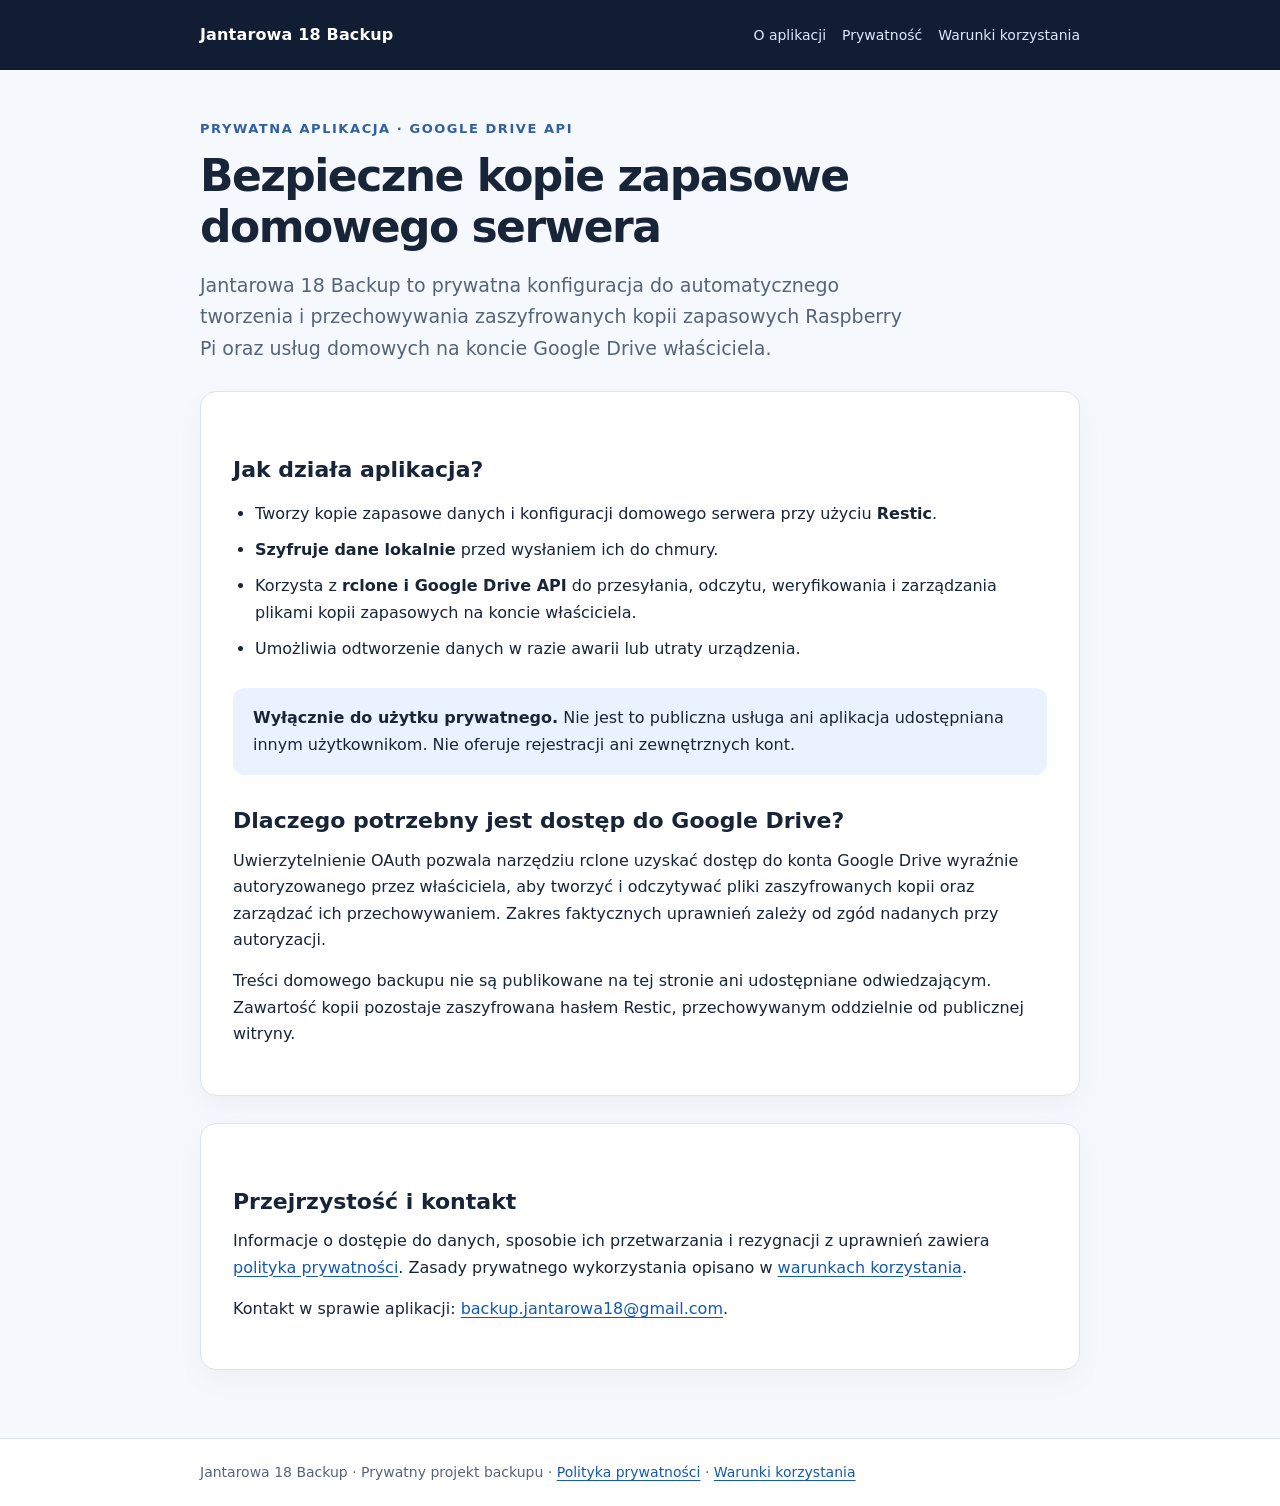
<file: index.html>
<!doctype html>
<html lang="pl">
<head>
  <meta charset="utf-8">
  <meta name="viewport" content="width=device-width, initial-scale=1">
  <meta name="description" content="Jantarowa 18 Backup — prywatne narzędzie do szyfrowanych kopii zapasowych Raspberry Pi na Google Drive.">
  <title>Jantarowa 18 Backup — kopie zapasowe</title>
  <link rel="stylesheet" href="/style.css">
</head>
<body>
  <header><div class="wrap"><a class="brand" href="/">Jantarowa 18 Backup</a><nav aria-label="Nawigacja"><a href="/">O aplikacji</a><a href="/privacy.html">Prywatność</a><a href="/terms.html">Warunki korzystania</a></nav></div></header>
  <main class="wrap">
    <div class="eyebrow">Prywatna aplikacja · Google Drive API</div>
    <h1>Bezpieczne kopie zapasowe domowego serwera</h1>
    <p class="lead">Jantarowa 18 Backup to prywatna konfiguracja do automatycznego tworzenia i przechowywania zaszyfrowanych kopii zapasowych Raspberry Pi oraz usług domowych na koncie Google Drive właściciela.</p>
    <section class="card" aria-labelledby="how"><h2 id="how">Jak działa aplikacja?</h2>
      <ul>
        <li>Tworzy kopie zapasowe danych i konfiguracji domowego serwera przy użyciu <strong>Restic</strong>.</li>
        <li><strong>Szyfruje dane lokalnie</strong> przed wysłaniem ich do chmury.</li>
        <li>Korzysta z <strong>rclone i Google Drive API</strong> do przesyłania, odczytu, weryfikowania i zarządzania plikami kopii zapasowych na koncie właściciela.</li>
        <li>Umożliwia odtworzenie danych w razie awarii lub utraty urządzenia.</li>
      </ul>
      <div class="callout"><p><strong>Wyłącznie do użytku prywatnego.</strong> Nie jest to publiczna usługa ani aplikacja udostępniana innym użytkownikom. Nie oferuje rejestracji ani zewnętrznych kont.</p></div>
      <h2>Dlaczego potrzebny jest dostęp do Google Drive?</h2>
      <p>Uwierzytelnienie OAuth pozwala narzędziu rclone uzyskać dostęp do konta Google Drive wyraźnie autoryzowanego przez właściciela, aby tworzyć i odczytywać pliki zaszyfrowanych kopii oraz zarządzać ich przechowywaniem. Zakres faktycznych uprawnień zależy od zgód nadanych przy autoryzacji.</p>
      <p>Treści domowego backupu nie są publikowane na tej stronie ani udostępniane odwiedzającym. Zawartość kopii pozostaje zaszyfrowana hasłem Restic, przechowywanym oddzielnie od publicznej witryny.</p>
    </section>
    <section class="card"><h2>Przejrzystość i kontakt</h2>
      <p>Informacje o dostępie do danych, sposobie ich przetwarzania i rezygnacji z uprawnień zawiera <a href="/privacy.html">polityka prywatności</a>. Zasady prywatnego wykorzystania opisano w <a href="/terms.html">warunkach korzystania</a>.</p>
      <p>Kontakt w sprawie aplikacji: <a href="mailto:backup.jantarowa18@gmail.com">backup.jantarowa18@gmail.com</a>.</p>
    </section>
  </main>
  <footer><div class="wrap">Jantarowa 18 Backup · Prywatny projekt backupu · <a href="/privacy.html">Polityka prywatności</a> · <a href="/terms.html">Warunki korzystania</a></div></footer>
</body>
</html>
</file>
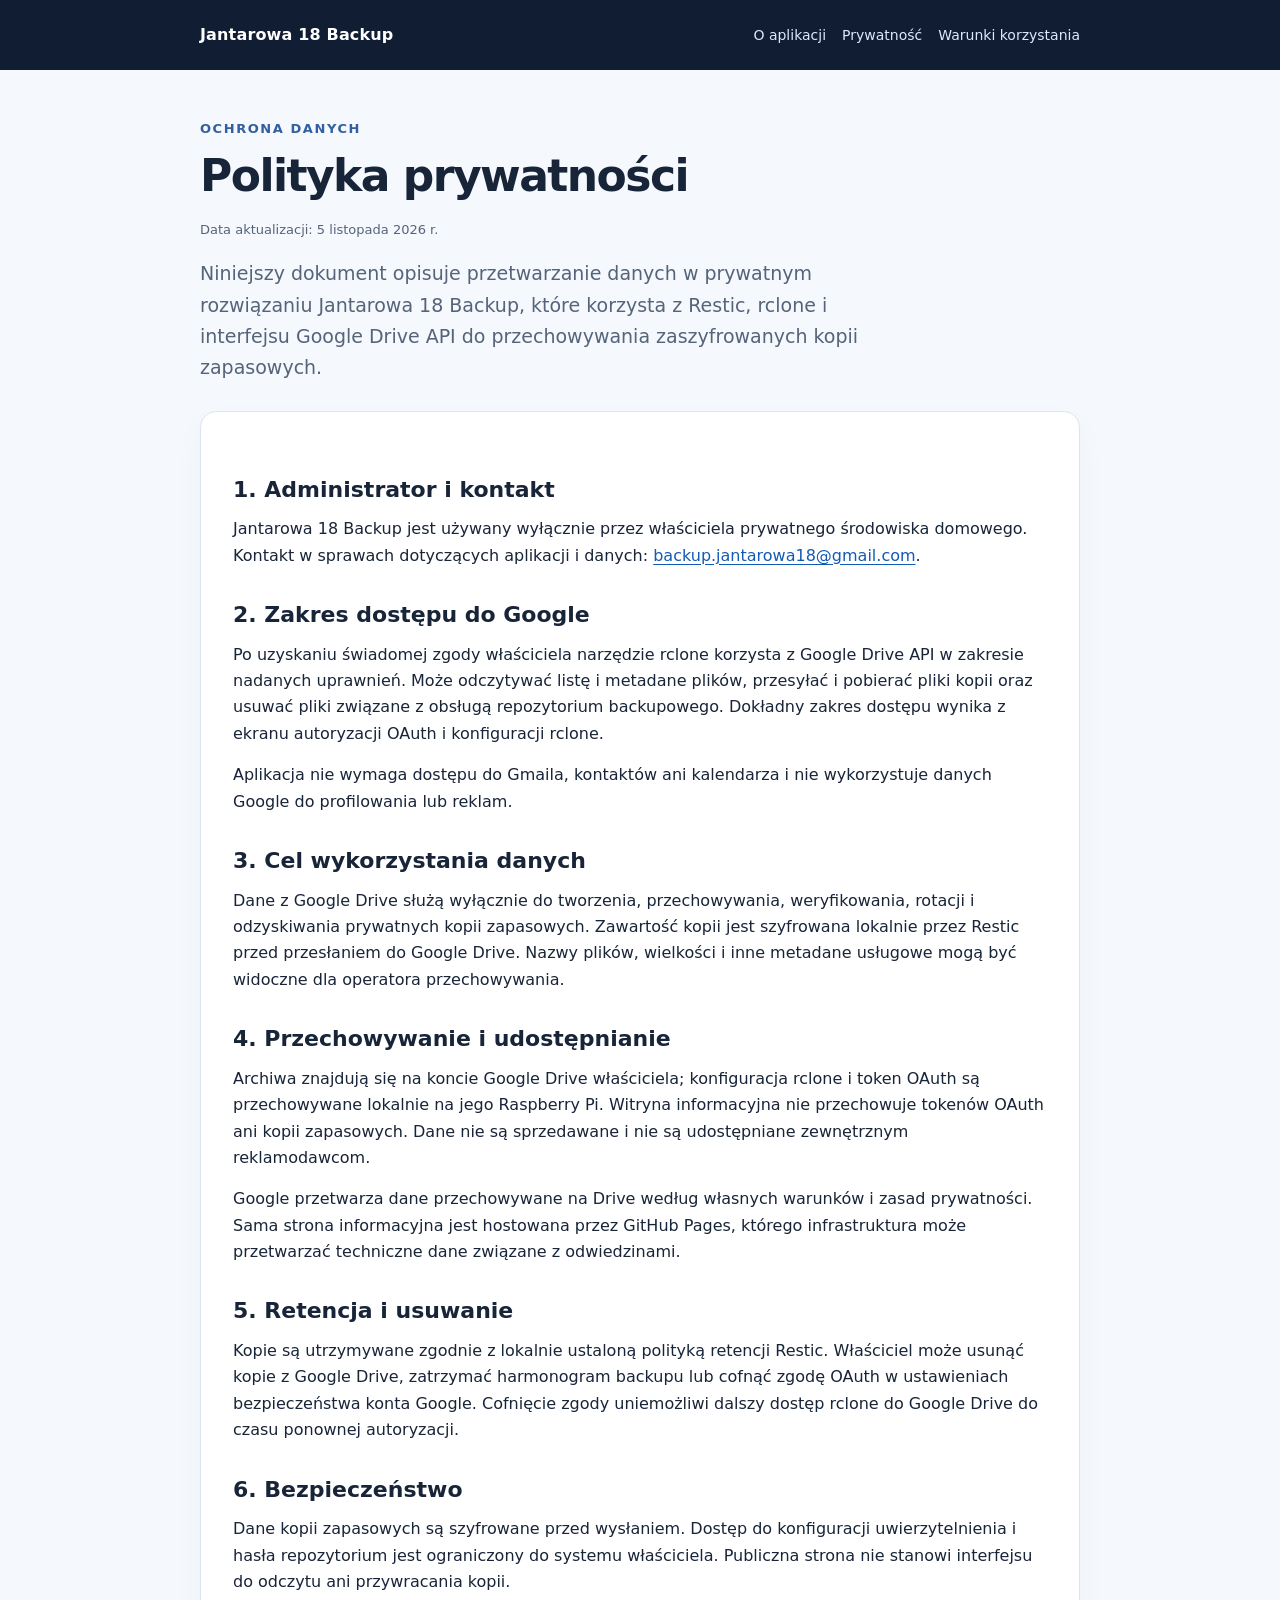
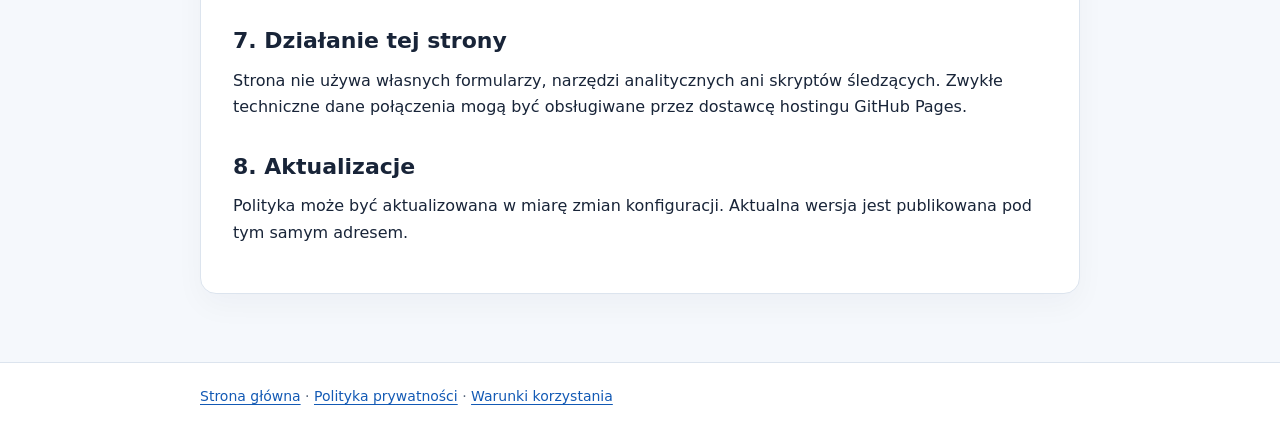
<file: privacy.html>
<!doctype html>
<html lang="pl">
<head>
  <meta charset="utf-8">
  <meta name="viewport" content="width=device-width, initial-scale=1">
  <meta name="description" content="Polityka prywatności prywatnej aplikacji Jantarowa 18 Backup.">
  <title>Polityka prywatności — Jantarowa 18 Backup</title>
  <link rel="stylesheet" href="/style.css">
</head>
<body>
<header><div class="wrap"><a class="brand" href="/">Jantarowa 18 Backup</a><nav aria-label="Nawigacja"><a href="/">O aplikacji</a><a href="/privacy.html" aria-current="page">Prywatność</a><a href="/terms.html">Warunki korzystania</a></nav></div></header>
<main class="wrap">
  <div class="eyebrow">Ochrona danych</div>
  <h1>Polityka prywatności</h1>
  <div class="date">Data aktualizacji: 5 listopada 2026 r.</div>
  <p class="lead">Niniejszy dokument opisuje przetwarzanie danych w prywatnym rozwiązaniu Jantarowa 18 Backup, które korzysta z Restic, rclone i interfejsu Google Drive API do przechowywania zaszyfrowanych kopii zapasowych.</p>
  <article class="card">
    <h2>1. Administrator i kontakt</h2>
    <p>Jantarowa 18 Backup jest używany wyłącznie przez właściciela prywatnego środowiska domowego. Kontakt w sprawach dotyczących aplikacji i danych: <a href="mailto:backup.jantarowa18@gmail.com">backup.jantarowa18@gmail.com</a>.</p>
    <h2>2. Zakres dostępu do Google</h2>
    <p>Po uzyskaniu świadomej zgody właściciela narzędzie rclone korzysta z Google Drive API w zakresie nadanych uprawnień. Może odczytywać listę i metadane plików, przesyłać i pobierać pliki kopii oraz usuwać pliki związane z obsługą repozytorium backupowego. Dokładny zakres dostępu wynika z ekranu autoryzacji OAuth i konfiguracji rclone.</p>
    <p>Aplikacja nie wymaga dostępu do Gmaila, kontaktów ani kalendarza i nie wykorzystuje danych Google do profilowania lub reklam.</p>
    <h2>3. Cel wykorzystania danych</h2>
    <p>Dane z Google Drive służą wyłącznie do tworzenia, przechowywania, weryfikowania, rotacji i odzyskiwania prywatnych kopii zapasowych. Zawartość kopii jest szyfrowana lokalnie przez Restic przed przesłaniem do Google Drive. Nazwy plików, wielkości i inne metadane usługowe mogą być widoczne dla operatora przechowywania.</p>
    <h2>4. Przechowywanie i udostępnianie</h2>
    <p>Archiwa znajdują się na koncie Google Drive właściciela; konfiguracja rclone i token OAuth są przechowywane lokalnie na jego Raspberry Pi. Witryna informacyjna nie przechowuje tokenów OAuth ani kopii zapasowych. Dane nie są sprzedawane i nie są udostępniane zewnętrznym reklamodawcom.</p>
    <p>Google przetwarza dane przechowywane na Drive według własnych warunków i zasad prywatności. Sama strona informacyjna jest hostowana przez GitHub Pages, którego infrastruktura może przetwarzać techniczne dane związane z odwiedzinami.</p>
    <h2>5. Retencja i usuwanie</h2>
    <p>Kopie są utrzymywane zgodnie z lokalnie ustaloną polityką retencji Restic. Właściciel może usunąć kopie z Google Drive, zatrzymać harmonogram backupu lub cofnąć zgodę OAuth w ustawieniach bezpieczeństwa konta Google. Cofnięcie zgody uniemożliwi dalszy dostęp rclone do Google Drive do czasu ponownej autoryzacji.</p>
    <h2>6. Bezpieczeństwo</h2>
    <p>Dane kopii zapasowych są szyfrowane przed wysłaniem. Dostęp do konfiguracji uwierzytelnienia i hasła repozytorium jest ograniczony do systemu właściciela. Publiczna strona nie stanowi interfejsu do odczytu ani przywracania kopii.</p>
    <h2>7. Działanie tej strony</h2>
    <p>Strona nie używa własnych formularzy, narzędzi analitycznych ani skryptów śledzących. Zwykłe techniczne dane połączenia mogą być obsługiwane przez dostawcę hostingu GitHub Pages.</p>
    <h2>8. Aktualizacje</h2>
    <p>Polityka może być aktualizowana w miarę zmian konfiguracji. Aktualna wersja jest publikowana pod tym samym adresem.</p>
  </article>
</main>
<footer><div class="wrap"><a href="/">Strona główna</a> · <a href="/privacy.html">Polityka prywatności</a> · <a href="/terms.html">Warunki korzystania</a></div></footer>
</body>
</html>
</file>
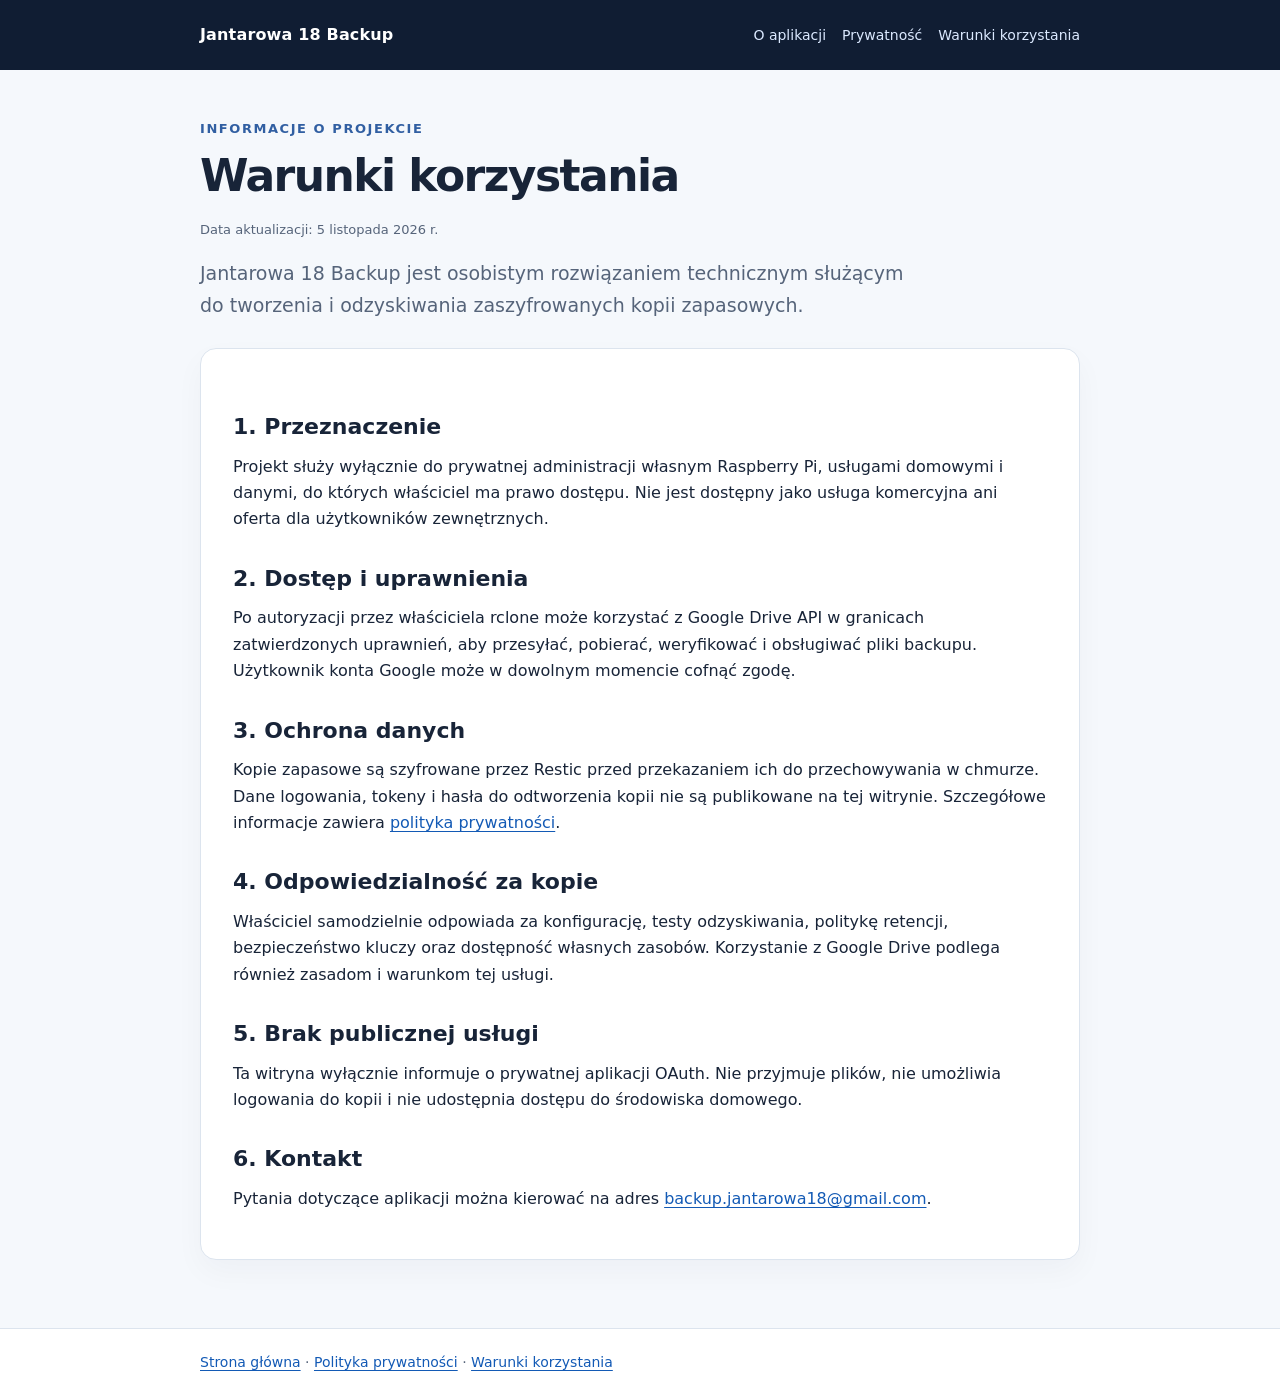
<file: terms.html>
<!doctype html>
<html lang="pl">
<head>
  <meta charset="utf-8">
  <meta name="viewport" content="width=device-width, initial-scale=1">
  <meta name="description" content="Warunki korzystania z prywatnej aplikacji Jantarowa 18 Backup.">
  <title>Warunki korzystania — Jantarowa 18 Backup</title>
  <link rel="stylesheet" href="/style.css">
</head>
<body>
<header><div class="wrap"><a class="brand" href="/">Jantarowa 18 Backup</a><nav aria-label="Nawigacja"><a href="/">O aplikacji</a><a href="/privacy.html">Prywatność</a><a href="/terms.html" aria-current="page">Warunki korzystania</a></nav></div></header>
<main class="wrap">
  <div class="eyebrow">Informacje o projekcie</div>
  <h1>Warunki korzystania</h1>
  <div class="date">Data aktualizacji: 5 listopada 2026 r.</div>
  <p class="lead">Jantarowa 18 Backup jest osobistym rozwiązaniem technicznym służącym do tworzenia i odzyskiwania zaszyfrowanych kopii zapasowych.</p>
  <article class="card">
    <h2>1. Przeznaczenie</h2>
    <p>Projekt służy wyłącznie do prywatnej administracji własnym Raspberry Pi, usługami domowymi i danymi, do których właściciel ma prawo dostępu. Nie jest dostępny jako usługa komercyjna ani oferta dla użytkowników zewnętrznych.</p>
    <h2>2. Dostęp i uprawnienia</h2>
    <p>Po autoryzacji przez właściciela rclone może korzystać z Google Drive API w granicach zatwierdzonych uprawnień, aby przesyłać, pobierać, weryfikować i obsługiwać pliki backupu. Użytkownik konta Google może w dowolnym momencie cofnąć zgodę.</p>
    <h2>3. Ochrona danych</h2>
    <p>Kopie zapasowe są szyfrowane przez Restic przed przekazaniem ich do przechowywania w chmurze. Dane logowania, tokeny i hasła do odtworzenia kopii nie są publikowane na tej witrynie. Szczegółowe informacje zawiera <a href="/privacy.html">polityka prywatności</a>.</p>
    <h2>4. Odpowiedzialność za kopie</h2>
    <p>Właściciel samodzielnie odpowiada za konfigurację, testy odzyskiwania, politykę retencji, bezpieczeństwo kluczy oraz dostępność własnych zasobów. Korzystanie z Google Drive podlega również zasadom i warunkom tej usługi.</p>
    <h2>5. Brak publicznej usługi</h2>
    <p>Ta witryna wyłącznie informuje o prywatnej aplikacji OAuth. Nie przyjmuje plików, nie umożliwia logowania do kopii i nie udostępnia dostępu do środowiska domowego.</p>
    <h2>6. Kontakt</h2>
    <p>Pytania dotyczące aplikacji można kierować na adres <a href="mailto:backup.jantarowa18@gmail.com">backup.jantarowa18@gmail.com</a>.</p>
  </article>
</main>
<footer><div class="wrap"><a href="/">Strona główna</a> · <a href="/privacy.html">Polityka prywatności</a> · <a href="/terms.html">Warunki korzystania</a></div></footer>
</body>
</html>
</file>
<file: style.css>
:root{color-scheme:light;--ink:#182438;--muted:#56647a;--line:#dce4ee;--blue:#135ab5;--bg:#f5f8fc;--card:#fff;--soft:#eaf2ff}*{box-sizing:border-box}body{margin:0;background:var(--bg);color:var(--ink);font:16px/1.65 system-ui,-apple-system,BlinkMacSystemFont,"Segoe UI",sans-serif}header{background:#101d33;color:#fff}header .wrap{display:flex;align-items:center;justify-content:space-between;gap:24px;padding:22px 0}a{color:var(--blue);text-underline-offset:3px}header a{color:#dbe9ff;text-decoration:none}header a:hover{text-decoration:underline}.brand{font-weight:750;letter-spacing:.01em;color:#fff}nav{display:flex;flex-wrap:wrap;gap:16px;font-size:14px}.wrap{width:min(880px,calc(100% - 40px));margin:auto}main{padding:48px 0 68px}.eyebrow{font-size:13px;font-weight:750;text-transform:uppercase;letter-spacing:.12em;color:#315fa2}h1{font-size:clamp(30px,5vw,44px);line-height:1.16;letter-spacing:-.035em;margin:10px 0 18px}h2{font-size:22px;line-height:1.3;margin:32px 0 12px}p{margin:0 0 15px}.lead{font-size:19px;color:var(--muted);max-width:720px}.card{background:var(--card);border:1px solid var(--line);border-radius:16px;padding:32px;margin-top:27px;box-shadow:0 12px 30px rgba(23,41,68,.035)}.callout{background:var(--soft);border-radius:12px;padding:17px 20px;margin:26px 0}.callout p{margin:0}ul{padding-left:22px}li{margin:10px 0}footer{border-top:1px solid var(--line);background:#fff;font-size:14px;color:var(--muted)}footer .wrap{padding:22px 0}footer a{color:var(--blue)}.muted{color:var(--muted)}.date{font-size:13px;color:var(--muted);margin-bottom:18px}@media(max-width:600px){header .wrap{flex-direction:column;align-items:flex-start;gap:10px}main{padding:28px 0 48px}.card{padding:23px}nav{gap:10px 16px}}
</file>
